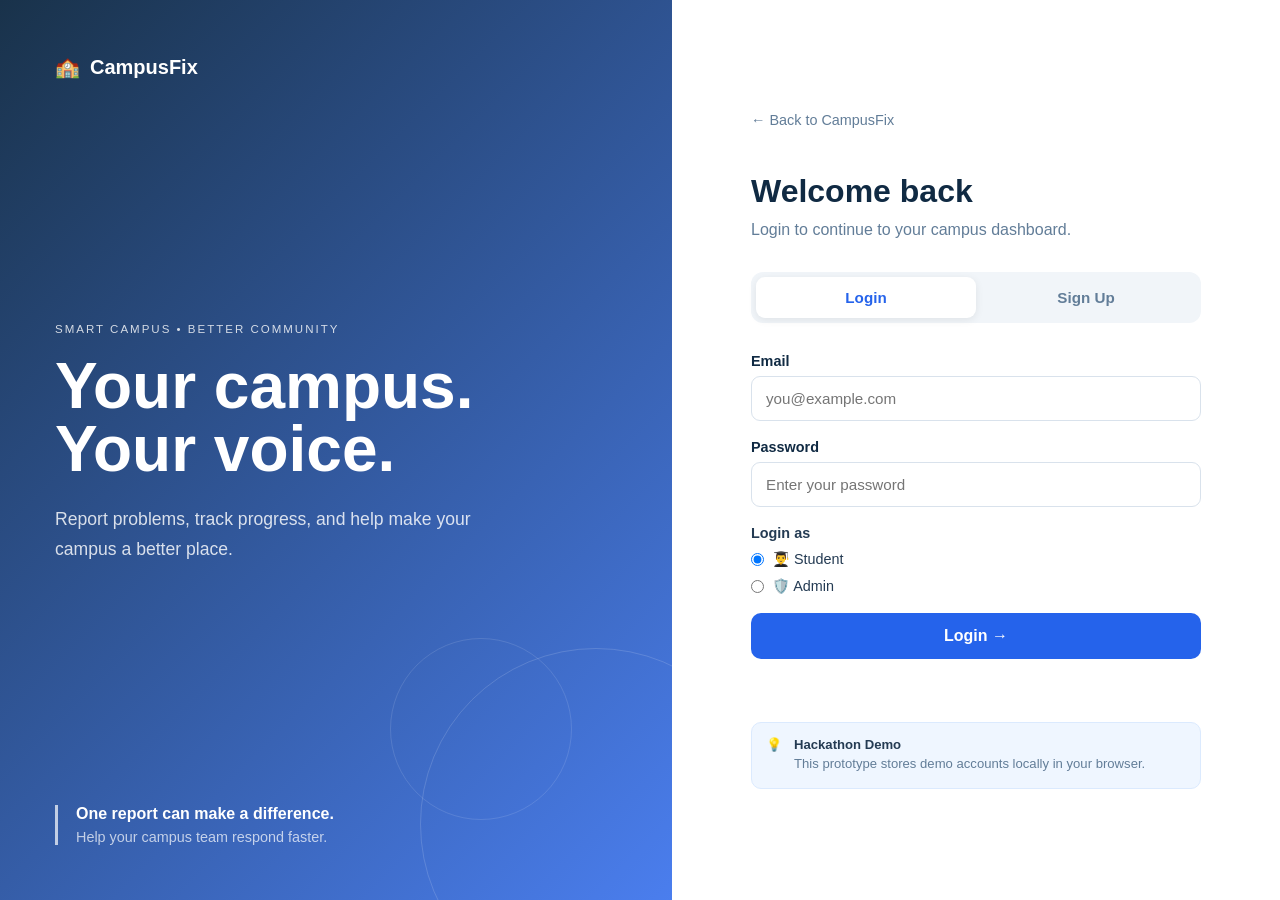
<file: index.html>
<!DOCTYPE html>
<html lang="en">

<head>
    <meta charset="UTF-8">
    <meta name="viewport" content="width=device-width, initial-scale=1.0">
    <title>CampusFix | Campus Issue Reporting</title>
    <link rel="preconnect" href="https://fonts.googleapis.com">
    <link rel="preconnect" href="https://fonts.gstatic.com" crossorigin>
    <link href="https://fonts.googleapis.com/css2?family=Inter:wght@400;500;600;700&display=swap" rel="stylesheet">
    <link rel="preconnect" href="https://fonts.googleapis.com">
    <link rel="preconnect" href="https://fonts.gstatic.com" crossorigin>
    <link
        href="https://fonts.googleapis.com/css2?family=Plus+Jakarta+Sans:wght@300;400;500;600;700;800&family=Outfit:wght@300;400;500;600;700;800&display=swap"
        rel="stylesheet">
    <link rel="stylesheet" href="styles.css">
</head>

<body>

    <!-- Navigation -->
    <header class="navbar">
        <div class="logo">
            🏫 CampusFix
        </div>

        <nav>
            <a href="#dashboard">Dashboard</a>
            <a href="#report" id="reportNav">Report Issue</a>

            <span class="user-welcome" id="userWelcome"></span>

            <button id="logoutBtn" class="logout-btn">
                Logout
            </button>
        </nav>
    </header>

    <!-- Hero Section -->
    <section class="hero">

        <div class="hero-content">

            <span class="hero-eyebrow">CAMPUS ISSUE MANAGEMENT</span>

            <h1>
                Make Your<br>
                Campus <span>Better.</span>
            </h1>

            <p>
                Report campus problems, track their progress,
                and help create a better environment for everyone.
            </p>

            <div class="hero-actions">
                <a href="#report" class="primary-btn">
                    Report an Issue
                </a>

                <a href="#dashboard" class="hero-secondary-btn">
                    Explore Campus →
                </a>
            </div>

        </div>


        <!-- Campus Visual -->

        <div class="campus-visual">

            <div class="campus-glow"></div>

            <!-- Floating issue cards -->

            <div class="floating-card floating-card-one">
                <span class="floating-icon">💧</span>
                <div>
                    <strong>Water Leakage</strong>
                    <small>In Progress</small>
                </div>
            </div>

            <div class="floating-card floating-card-two">
                <span class="floating-icon">📶</span>
                <div>
                    <strong>WiFi Issue</strong>
                    <small>Pending</small>
                </div>
            </div>


            <!-- Campus Building -->

            <div class="campus-ground">

                <div class="campus-building">

                    <div class="building-roof"></div>

                    <div class="building-main">

                        <div class="building-sign">
                            CAMPUS
                        </div>

                        <div class="building-windows">
                            <span></span>
                            <span></span>
                            <span></span>
                            <span></span>
                            <span></span>
                            <span></span>
                            <span></span>
                            <span></span>
                            <span></span>
                            <span></span>
                            <span></span>
                            <span></span>
                        </div>

                        <div class="building-door"></div>

                    </div>

                </div>


                <!-- Trees -->

                <div class="tree tree-one">
                    <div class="tree-top"></div>
                    <div class="tree-trunk"></div>
                </div>

                <div class="tree tree-two">
                    <div class="tree-top"></div>
                    <div class="tree-trunk"></div>
                </div>


                <!-- Issue markers -->

                <div class="issue-marker marker-one">
                    <span>!</span>
                </div>

                <div class="issue-marker marker-two">
                    <span>✓</span>
                </div>

            </div>

        </div>

    </section>

    <!-- Dashboard -->
    <section id="dashboard" class="dashboard section">

        <div class="section-heading">
            <h2>Campus Overview</h2>
            <p>Track reported issues across your campus.</p>
        </div>

        <div class="stats">

            <div class="stat-card">
                <span class="stat-icon">📋</span>
                <h3 id="totalIssues">0</h3>
                <p>Total Issues</p>
            </div>

            <div class="stat-card">
                <span class="stat-icon">⏳</span>
                <h3 id="pendingIssues">0</h3>
                <p>Pending</p>
            </div>

            <div class="stat-card">
                <span class="stat-icon">🔧</span>
                <h3 id="progressIssues">0</h3>
                <p>In Progress</p>
            </div>

            <div class="stat-card">
                <span class="stat-icon">✅</span>
                <h3 id="resolvedIssues">0</h3>
                <p>Resolved</p>
            </div>

        </div>
        <!-- Campus Health -->
        <section class="campus-health">

            <div class="health-header">
                <div>
                    <span class="health-label">CAMPUS HEALTH</span>
                    <h3>Resolution Rate</h3>
                    <p>How effectively reported issues are being resolved.</p>
                </div>

                <div class="health-percentage">
                    <span id="resolutionRate">0%</span>
                </div>
            </div>

            <div class="health-progress">
                <div id="healthProgressBar" class="health-progress-fill"></div>
            </div>

            <div class="health-footer">
                <span id="healthMessage">No issues resolved yet.</span>
                <span id="healthCount">0 of 0 resolved</span>
            </div>

        </section>

        <!-- Campus Insights -->
    </section>
    <!-- Campus Insights -->
    <section class="insights section">

        <div class="section-heading">
            <h2>Where Campus Needs Attention</h2>
            <p>See which areas are generating the most reports.</p>
        </div>

        <div id="categoryInsights" class="category-insights">
            <!-- Insights will be generated using JavaScript -->
        </div>

    </section>
    <!-- Recent Campus Activity -->
    <section class="activity section">

        <div class="section-heading">
            <h2>Recent Campus Activity</h2>
            <p>Stay updated with the latest reported issues.</p>
        </div>

        <div id="activityList" class="activity-list">
            <!-- Activity will be generated using JavaScript -->
        </div>

    </section>
    <!-- Report Issue -->
    <section id="report" class="report section">

        <div class="section-heading">
            <h2>Report a Campus Issue</h2>
            <p>Tell us about a problem that needs attention.</p>
        </div>

        <form id="issueForm">

            <div class="form-group">
                <label for="issueTitle">Issue Title</label>
                <input type="text" id="issueTitle" placeholder="Example: Broken classroom fan" required>
            </div>

            <div class="form-row">

                <div class="form-group">
                    <label for="category">Category</label>

                    <select id="category" required>
                        <option value="">Select category</option>
                        <option value="Infrastructure">Infrastructure</option>
                        <option value="Electrical">Electrical</option>
                        <option value="Water">Water</option>
                        <option value="Cleanliness">Cleanliness</option>
                        <option value="Internet">Internet</option>
                        <option value="Other">Other</option>
                    </select>
                </div>

                <div class="form-group">
                    <label for="location">Location</label>

                    <input type="text" id="location" placeholder="Example: Block A - Room 203" required>
                </div>

            </div>

            <div class="form-group">
                <label for="priority">Priority</label>

                <select id="priority" required>
                    <option value="">Select priority</option>
                    <option value="Low">Low</option>
                    <option value="Medium">Medium</option>
                    <option value="High">High</option>
                </select>
                <div id="prioritySuggestion" class="suggestion-text"></div>
            </div>

            <div class="form-group">
                <label for="description">Description</label>

                <textarea id="description" rows="5" placeholder="Describe the problem..." required></textarea>
            </div>

            <button type="submit" class="primary-btn">
                Submit Issue
            </button>

        </form>

    </section>

    <!-- Issues -->
    <section class="issues section">

        <div class="section-heading">
            <h2 id="issuesHeading">Reported Issues</h2>
            <p id="issuesSubtitle">
                View and track campus problems.
            </p>
        </div>

        <div class="issue-controls">

            <input type="text" id="searchInput" placeholder="🔎 Search issues...">

            <select id="statusFilter">
                <option value="All">All Status</option>
                <option value="Pending">Pending</option>
                <option value="In Progress">In Progress</option>
                <option value="Resolved">Resolved</option>
            </select>

        </div>

        <div id="issueList" class="issue-list">
            <!-- Issues will be added using JavaScript -->
        </div>

    </section>

    <footer>
        <p>© 2026 CampusFix — Building a Better Campus Together</p>
    </footer>

    <script src="script.js"></script>

</body>

</html>
</file>
<file: styles.css>
```css
/* =========================================================
   CAMPUSFIX — CAMPUS OPERATIONS DESIGN
   Visual redesign only.
   Existing HTML IDs/classes and JavaScript are preserved.
   ========================================================= */

:root {
    --font-heading: "Segoe UI", Arial, sans-serif;
    --font-body: "Segoe UI", Arial, sans-serif;

    /* Campus palette */
    --primary: #174a5b;
    --primary-hover: #0f3947;
    --primary-light: #e8f2f1;

    --accent: #c88a32;
    --accent-light: #f7eddc;

    --campus-green: #3f7055;
    --campus-green-light: #eaf2ec;

    --bg-base: #f5f3ee;
    --bg-surface: #ffffff;
    --bg-surface-hover: #f8faf9;

    --border-color: #d9ddd8;
    --border-strong: #c5cbc5;

    --text-primary: #17221f;
    --text-secondary: #596560;
    --text-muted: #7b8580;

    /* Status */
    --status-pending: #b7791f;
    --status-pending-bg: #fff5dc;

    --status-progress: #286a8a;
    --status-progress-bg: #e7f2f7;

    --status-resolved: #397052;
    --status-resolved-bg: #e7f1ea;

    /* Priority */
    --priority-low: #68746f;
    --priority-low-bg: #eef1ef;

    --priority-medium: #b56b1f;
    --priority-medium-bg: #fff1df;

    --priority-high: #b33b32;
    --priority-high-bg: #fae9e7;

    /* UI */
    --radius-sm: 6px;
    --radius-md: 10px;
    --radius-lg: 14px;

    --shadow-sm: 0 1px 2px rgba(23, 34, 31, 0.05);
    --shadow-md: 0 5px 18px rgba(23, 34, 31, 0.07);
    --shadow-lg: 0 12px 32px rgba(23, 34, 31, 0.09);

    --transition-fast: 0.15s ease;
    --transition-normal: 0.25s ease;
}

/* =========================================================
   RESET
   ========================================================= */

* {
    margin: 0;
    padding: 0;
    box-sizing: border-box;
}

html {
    scroll-behavior: smooth;
    font-size: 16px;
}

body {
    background:
        linear-gradient(rgba(245, 243, 238, 0.96), rgba(245, 243, 238, 0.96)),
        repeating-linear-gradient(0deg,
            transparent,
            transparent 28px,
            rgba(23, 34, 31, 0.025) 29px);
    color: var(--text-primary);
    font-family: var(--font-body);
    line-height: 1.6;
    overflow-x: hidden;
}

a {
    color: inherit;
    text-decoration: none;
    transition: var(--transition-fast);
}

button,
input,
select,
textarea {
    font: inherit;
}

button {
    font-family: inherit;
}

/* =========================================================
   TYPOGRAPHY
   ========================================================= */

h1,
h2,
h3,
h4,
h5,
h6 {
    font-family: var(--font-heading);
    line-height: 1.2;
    letter-spacing: -0.025em;
}

h1 {
    font-size: clamp(2.7rem, 6vw, 5rem);
}

h2 {
    font-size: clamp(1.8rem, 3vw, 2.5rem);
}

p {
    color: var(--text-secondary);
}

/* =========================================================
   NAVIGATION
   ========================================================= */

.navbar {
    position: sticky;
    top: 0;
    z-index: 100;

    display: flex;
    align-items: center;
    justify-content: space-between;

    padding: 1rem clamp(1rem, 5vw, 5rem);

    background: rgba(255, 255, 255, 0.96);
    border-bottom: 1px solid var(--border-color);

    box-shadow: 0 1px 4px rgba(23, 34, 31, 0.04);
}

.logo {
    display: flex;
    align-items: center;
    gap: 0.55rem;

    color: var(--primary);

    font-family: var(--font-heading);
    font-size: 1.35rem;
    font-weight: 800;
    letter-spacing: -0.02em;
}

.navbar nav {
    display: flex;
    align-items: center;
    gap: 0.4rem;
}

.navbar nav a {
    padding: 0.55rem 0.9rem;

    color: var(--text-secondary);
    font-size: 0.9rem;
    font-weight: 600;

    border-radius: var(--radius-sm);
}

.navbar nav a:hover {
    color: var(--primary);
    background: var(--primary-light);
}

/* =========================================================
   HERO
   ========================================================= */

.hero {
    position: relative;

    min-height: 52vh;
    padding: 4rem clamp(1.25rem, 7vw, 7rem);

    display: flex;
    align-items: center;

    overflow: hidden;

    background:
        linear-gradient(110deg,
            #e9f1ee 0%,
            #f5f3ee 55%,
            #f1e8d8 100%);

    border-bottom: 1px solid var(--border-color);
}

/* Campus skyline / map-like decorative shape */
.hero::after {
    content: "";

    position: absolute;
    right: -80px;
    bottom: -80px;

    width: 430px;
    height: 300px;

    background:
        linear-gradient(90deg,
            transparent 10%,
            rgba(23, 74, 91, 0.08) 10%,
            rgba(23, 74, 91, 0.08) 12%,
            transparent 12%,
            transparent 28%,
            rgba(63, 112, 85, 0.10) 28%,
            rgba(63, 112, 85, 0.10) 42%,
            transparent 42%);

    border-radius: 48% 0 0 0;

    transform: rotate(-7deg);
}

.hero-content {
    position: relative;
    z-index: 2;

    max-width: 760px;
}

.hero-content h1 {
    max-width: 700px;
    color: var(--primary);
    margin-bottom: 1.25rem;
}

.hero-content h1::after {
    content: "";

    display: block;

    width: 72px;
    height: 4px;

    margin-top: 1.2rem;

    background: var(--accent);
}

.hero-content p {
    max-width: 650px;
    margin-bottom: 2rem;

    font-size: 1.1rem;
    line-height: 1.8;
}

.primary-btn {
    display: inline-flex;
    align-items: center;
    justify-content: center;
    gap: 0.5rem;

    padding: 0.9rem 1.5rem;

    color: #ffffff;
    background: #174a5b;

    border: 1px solid #174a5b;
    border-radius: 7px;

    font-family: "Segoe UI", Arial, sans-serif;
    font-size: 0.95rem;
    font-weight: 700;

    cursor: pointer;

    box-shadow: 0 4px 12px rgba(23, 74, 91, 0.18);

    transition:
        background 0.2s ease,
        transform 0.2s ease,
        box-shadow 0.2s ease;
}

.primary-btn:hover {
    color: #ffffff;
    background: #0f3947;
    border-color: #0f3947;

    transform: translateY(-2px);

    box-shadow: 0 6px 16px rgba(23, 74, 91, 0.22);
}

.primary-btn:active {
    color: #ffffff;
    transform: translateY(0);
}



/* =========================================================
   SECTIONS
   ========================================================= */

.section {
    width: min(1180px, calc(100% - 2rem));
    margin: 0 auto;
    padding: 5rem 0;
}

.section-heading {
    margin-bottom: 2rem;
}

.section-heading h2 {
    color: var(--primary);
    margin-bottom: 0.45rem;
}

.section-heading p {
    max-width: 680px;
}

/* =========================================================
   DASHBOARD
   ========================================================= */

.dashboard {
    padding-top: 4.5rem;
}

.stats {
    display: grid;
    grid-template-columns: repeat(4, 1fr);

    border-top: 1px solid var(--border-strong);
    border-bottom: 1px solid var(--border-strong);

    background: var(--bg-surface);
}

.stat-card {
    position: relative;

    padding: 1.8rem 1.5rem;

    background: var(--bg-surface);

    border-right: 1px solid var(--border-color);

    transition: background var(--transition-fast);
}

.stat-card:last-child {
    border-right: none;
}

.stat-card:hover {
    background: var(--bg-surface-hover);
}

.stat-icon {
    display: block;

    width: auto;
    height: auto;

    margin-bottom: 0.75rem;

    background: transparent;

    font-size: 1.4rem;
}

.stat-card h3 {
    margin-bottom: 0.2rem;

    color: var(--primary);

    font-size: 2.3rem;
    font-weight: 800;
}

.stat-card p {
    color: var(--text-muted);

    font-size: 0.78rem;
    font-weight: 700;

    text-transform: uppercase;
    letter-spacing: 0.08em;
}

/* =========================================================
   REPORT FORM
   ========================================================= */

.report {
    background: transparent;
}

#issueForm {
    max-width: 850px;

    margin: 0;

    padding: clamp(1.5rem, 4vw, 2.5rem);

    background: var(--bg-surface);

    border: 1px solid var(--border-color);
    border-top: 4px solid var(--primary);

    border-radius: var(--radius-md);

    box-shadow: var(--shadow-md);

    display: flex;
    flex-direction: column;
    gap: 1.35rem;
}

.form-group {
    display: flex;
    flex-direction: column;
    gap: 0.45rem;
}

.form-row {
    display: grid;
    grid-template-columns: 1fr 1fr;
    gap: 1.25rem;
}

label {
    color: var(--text-primary);

    font-size: 0.85rem;
    font-weight: 700;
}

input[type="text"],
select,
textarea {
    width: 100%;

    padding: 0.85rem 1rem;

    color: var(--text-primary);
    background: #fbfcfa;

    border: 1px solid var(--border-color);
    border-radius: var(--radius-sm);

    font-size: 0.95rem;

    transition:
        border-color var(--transition-fast),
        box-shadow var(--transition-fast),
        background var(--transition-fast);
}

input[type="text"]:hover,
select:hover,
textarea:hover {
    border-color: var(--border-strong);
}

input[type="text"]:focus,
select:focus,
textarea:focus {
    outline: none;

    border-color: var(--primary);

    background: #ffffff;

    box-shadow: 0 0 0 3px rgba(23, 74, 91, 0.10);
}

input[type="text"]::placeholder,
textarea::placeholder {
    color: #9aa39e;
}

textarea {
    min-height: 130px;
    resize: vertical;
}

select {
    cursor: pointer;
}

/* =========================================================
   SMART PRIORITY
   ========================================================= */

.suggestion-text {
    display: none;

    margin-top: 0.35rem;
    padding: 0.65rem 0.8rem;

    color: var(--text-secondary);

    background: var(--primary-light);

    border-left: 3px solid var(--primary);
    border-radius: 3px;

    font-size: 0.82rem;
}

.suggestion-text.active {
    display: block;
}

.suggestion-text .suggestion-link {
    margin-left: 0.25rem;

    color: var(--primary);

    text-decoration: underline;
    cursor: pointer;
    font-weight: 700;
}

.suggestion-text.high {
    background: var(--priority-high-bg);
    border-left-color: var(--priority-high);
}

.suggestion-text.high .suggestion-link {
    color: var(--priority-high);
}

.suggestion-text.medium {
    background: var(--priority-medium-bg);
    border-left-color: var(--priority-medium);
}

.suggestion-text.medium .suggestion-link {
    color: var(--priority-medium);
}

.suggestion-text.low {
    background: var(--priority-low-bg);
    border-left-color: var(--priority-low);
}

.suggestion-text.low .suggestion-link {
    color: var(--priority-low);
}

/* =========================================================
   CAMPUS INSIGHTS
   ========================================================= */

.insights {
    padding-top: 1rem;
}

.category-insights {
    max-width: 900px;

    padding: 1.75rem;

    background: var(--bg-surface);

    border: 1px solid var(--border-color);
    border-radius: var(--radius-md);

    box-shadow: var(--shadow-sm);

    display: flex;
    flex-direction: column;
    gap: 1.15rem;
}

.insight-row {
    width: 100%;
}

.insight-label {
    display: flex;
    justify-content: space-between;
    align-items: center;

    margin-bottom: 0.4rem;

    color: var(--text-primary);

    font-size: 0.9rem;
    font-weight: 600;
}

.insight-label strong {
    color: var(--primary);
}

.insight-bar {
    width: 100%;
    height: 9px;

    background: #d5dcd8;

    border-radius: 3px;
    overflow: hidden;
}

.insight-fill {
    height: 100%;

    background: #3f7055;

    border-radius: 3px;

    transition: width 0.5s ease;
}



/* =========================================================
   ISSUE CONTROLS
   ========================================================= */

.issue-controls {
    display: flex;
    gap: 1rem;

    align-items: center;
    justify-content: space-between;

    margin-bottom: 1.75rem;
    padding-bottom: 1rem;

    border-bottom: 1px solid var(--border-color);
}

#searchInput {
    max-width: 480px;
}

#statusFilter {
    max-width: 210px;
}

/* =========================================================
   ISSUE LIST
   ========================================================= */

.issue-list {
    display: grid;
    grid-template-columns: repeat(2, minmax(0, 1fr));
    gap: 1rem;
}

.issue-card {
    position: relative;

    display: flex;
    flex-direction: column;
    gap: 1rem;

    padding: 1.35rem;

    background: var(--bg-surface);

    border: 1px solid var(--border-color);
    border-left: 4px solid var(--border-strong);

    border-radius: var(--radius-md);

    box-shadow: var(--shadow-sm);

    transition:
        border-color var(--transition-fast),
        box-shadow var(--transition-fast),
        transform var(--transition-fast);

    animation: fadeInUp 0.25s ease-out;
}

.issue-card:hover {
    transform: translateY(-2px);

    border-color: var(--border-strong);

    box-shadow: var(--shadow-md);
}

.issue-card.priority-high {
    border-left-color: var(--priority-high);
}

.issue-card.priority-medium {
    border-left-color: var(--priority-medium);
}

.issue-card.priority-low {
    border-left-color: var(--priority-low);
}

.issue-card-header {
    display: flex;
    flex-direction: column;
    gap: 0.75rem;
}

.issue-card-header h4 {
    color: var(--text-primary);
    font-size: 1.05rem;
}

.badge-group {
    display: flex;
    flex-wrap: wrap;
    gap: 0.4rem;
}

.badge {
    display: inline-flex;
    align-items: center;

    padding: 0.25rem 0.55rem;

    border-radius: 4px;

    font-size: 0.7rem;
    font-weight: 700;

    letter-spacing: 0.02em;
}

.badge.category {
    color: var(--primary);
    background: var(--primary-light);
}

.badge.priority-high {
    color: var(--priority-high);
    background: var(--priority-high-bg);
}

.badge.priority-medium {
    color: var(--priority-medium);
    background: var(--priority-medium-bg);
}

.badge.priority-low {
    color: var(--priority-low);
    background: var(--priority-low-bg);
}

.badge.status-pending {
    color: var(--status-pending);
    background: var(--status-pending-bg);
}

.badge.status-in-progress {
    color: var(--status-progress);
    background: var(--status-progress-bg);
}

.badge.status-resolved {
    color: var(--status-resolved);
    background: var(--status-resolved-bg);
}

.issue-desc {
    flex-grow: 1;

    color: var(--text-secondary);

    font-size: 0.9rem;
    line-height: 1.6;
}

.issue-meta {
    display: flex;
    flex-direction: column;
    gap: 0.45rem;

    padding-top: 0.85rem;

    border-top: 1px solid #e6e9e6;

    color: var(--text-muted);

    font-size: 0.78rem;
}

.issue-meta-item {
    display: flex;
    align-items: center;
    gap: 0.45rem;
}

.issue-meta-item span {
    font-size: 0.9rem;
}

.issue-actions {
    display: flex;
    justify-content: flex-end;
    gap: 0.5rem;

    margin-top: 0.1rem;
}

.status-btn,
.delete-btn {
    padding: 0.45rem 0.7rem;

    border-radius: 4px;

    font-size: 0.75rem;
    font-weight: 700;

    cursor: pointer;

    transition:
        background var(--transition-fast),
        color var(--transition-fast),
        border-color var(--transition-fast);
}

.status-btn {
    color: var(--primary);
    background: var(--primary-light);

    border: 1px solid #cfe0df;
}

.status-btn:hover {
    color: #ffffff;
    background: var(--primary);
    border-color: var(--primary);
}

.delete-btn {
    color: var(--priority-high);
    background: transparent;

    border: 1px solid #e6c9c6;
}

.delete-btn:hover {
    color: #ffffff;
    background: #373737;
    border-color: var(--priority-high);
}

/* =========================================================
   EMPTY STATE
   ========================================================= */

.empty-state {
    grid-column: 1 / -1;

    padding: 4rem 2rem;

    text-align: center;

    background: var(--bg-surface);

    border: 1px dashed var(--border-strong);
    border-radius: var(--radius-md);

    color: var(--text-secondary);
}

.empty-state-icon {
    margin-bottom: 0.75rem;
    font-size: 2.5rem;
}

.empty-state h3 {
    margin-bottom: 0.35rem;
    color: var(--text-primary);
}

/* =========================================================
   FOOTER
   ========================================================= */

footer {
    margin-top: 3rem;
    padding: 2.5rem 1.5rem;

    color: var(--text-muted);
    background: #e9ece8;

    border-top: 1px solid var(--border-color);

    text-align: center;
    font-size: 0.82rem;
}

/* =========================================================
   ANIMATIONS
   ========================================================= */

@keyframes fadeInUp {
    from {
        opacity: 0;
        transform: translateY(8px);
    }

    to {
        opacity: 1;
        transform: translateY(0);
    }
}

/* =========================================================
   RESPONSIVE
   ========================================================= */

@media (max-width: 900px) {
    .stats {
        grid-template-columns: repeat(2, 1fr);
    }

    .stat-card:nth-child(2) {
        border-right: none;
    }

    .stat-card:nth-child(-n + 2) {
        border-bottom: 1px solid var(--border-color);
    }

    .issue-list {
        grid-template-columns: 1fr;
    }
}

@media (max-width: 640px) {
    .navbar {
        padding: 0.9rem 1rem;
    }

    .navbar nav {
        gap: 0.1rem;
    }

    .navbar nav a {
        padding: 0.45rem 0.55rem;
        font-size: 0.78rem;
    }

    .hero {
        min-height: 62vh;
        padding: 4rem 1.25rem;
    }

    .hero-content p {
        font-size: 1rem;
    }

    .section {
        width: min(100% - 1.5rem, 1180px);
        padding: 3.5rem 0;
    }

    .stats {
        grid-template-columns: 1fr 1fr;
    }

    .stat-card {
        padding: 1.25rem 1rem;
    }

    .stat-card h3 {
        font-size: 1.9rem;
    }

    .form-row {
        grid-template-columns: 1fr;
    }

    #issueForm {
        padding: 1.25rem;
    }

    .issue-controls {
        flex-direction: column;
        align-items: stretch;
    }

    #searchInput,
    #statusFilter {
        max-width: none;
    }

    .issue-actions {
        justify-content: stretch;
    }

    .status-btn,
    .delete-btn {
        flex: 1;
    }
}

@media (max-width: 420px) {
    .navbar nav a:first-child {
        display: none;
    }

    .stats {
        grid-template-columns: 1fr;
    }

    .stat-card {
        border-right: none;
        border-bottom: 1px solid var(--border-color);
    }

    .stat-card:last-child {
        border-bottom: none;
    }

    .hero {
        min-height: 68vh;
    }

    .hero-content h1 {
        font-size: 2.5rem;
    }

    .badge-group {
        gap: 0.3rem;
    }

    .issue-card {
        padding: 1.1rem;
    }
}

/* Respect reduced-motion preferences */
@media (prefers-reduced-motion: reduce) {

    *,
    *::before,
    *::after {
        scroll-behavior: auto !important;
        animation-duration: 0.01ms !important;
        transition-duration: 0.01ms !important;
    }
}

```
/* =========================================================
   INTERACTIVE CAMPUS EFFECTS
   ========================================================= */

/* Issue cards feel slightly lifted */
.issue-card {
    transform-style: preserve-3d;
    transition:
        transform 0.25s ease,
        box-shadow 0.25s ease,
        border-color 0.25s ease;
}

.issue-card:hover {
    transform: translateY(-5px) rotateX(1deg) rotateY(-1deg);
    border-color: #174a5b;
    box-shadow:
        0 10px 24px rgba(23, 74, 91, 0.12),
        4px 0 0 rgba(200, 138, 50, 0.25);
}

/* High priority gets a stronger visual identity */
.issue-card.priority-high:hover {
    border-color: #b33b32;
    box-shadow:
        0 10px 24px rgba(179, 59, 50, 0.12),
        4px 0 0 rgba(179, 59, 50, 0.25);
}

/* Medium priority */
.issue-card.priority-medium:hover {
    border-color: #b56b1f;
    box-shadow:
        0 10px 24px rgba(181, 107, 31, 0.12),
        4px 0 0 rgba(181, 107, 31, 0.25);
}

/* =========================================================
   STAT CARDS
   ========================================================= */

.stat-card {
    overflow: hidden;
}

.stat-card::after {
    content: "";

    position: absolute;

    left: 0;
    bottom: 0;

    width: 0;
    height: 3px;

    background: #c88a32;

    transition: width 0.3s ease;
}

.stat-card:hover::after {
    width: 100%;
}

.stat-card:hover .stat-icon {
    transform: translateY(-3px) rotate(-5deg);
}

.stat-icon {
    display: inline-block;

    transition: transform 0.25s ease;
}

/* =========================================================
   HERO BUTTON
   ========================================================= */

.primary-btn {
    position: relative;
    overflow: hidden;
}

.primary-btn::before {
    content: "";

    position: absolute;

    top: 0;
    left: -120%;

    width: 70%;
    height: 100%;

    background: rgba(255, 255, 255, 0.12);

    transform: skewX(-20deg);

    transition: left 0.45s ease;
}

.primary-btn:hover::before {
    left: 140%;
}

/* =========================================================
   FORM INPUT EFFECT
   ========================================================= */

input[type="text"],
select,
textarea {
    transition:
        border-color 0.2s ease,
        box-shadow 0.2s ease,
        transform 0.2s ease;
}

input[type="text"]:focus,
select:focus,
textarea:focus {
    transform: translateY(-1px);

    border-color: #174a5b;

    box-shadow:
        0 0 0 3px rgba(23, 74, 91, 0.08),
        0 4px 10px rgba(23, 74, 91, 0.05);
}

/* =========================================================
   INSIGHT BARS
   ========================================================= */

.insight-row {
    transition: transform 0.2s ease;
}

.insight-row:hover {
    transform: translateX(5px);
}

.insight-row:hover .insight-fill {
    background: #c88a32;
}

.insight-fill {
    position: relative;
    overflow: hidden;
}

.insight-fill::after {
    content: "";

    position: absolute;

    top: 0;
    left: -100%;

    width: 60%;
    height: 100%;

    background: rgba(255, 255, 255, 0.25);

    transform: skewX(-20deg);

    animation: insightShine 3s infinite;
}

@keyframes insightShine {
    0% {
        left: -100%;
    }

    45%,
    100% {
        left: 140%;
    }
}

/* =========================================================
   NAVIGATION HOVER
   ========================================================= */

.navbar nav a {
    position: relative;
}

.navbar nav a::after {
    content: "";

    position: absolute;

    left: 50%;
    bottom: 3px;

    width: 0;
    height: 2px;

    background: #c88a32;

    transform: translateX(-50%);

    transition: width 0.2s ease;
}

.navbar nav a:hover::after {
    width: 55%;
}

/* =========================================================
   REDUCED MOTION
   ========================================================= */

@media (prefers-reduced-motion: reduce) {

    .issue-card:hover,
    .insight-row:hover,
    input[type="text"]:focus,
    select:focus,
    textarea:focus {
        transform: none;
    }

    .insight-fill::after {
        animation: none;
    }
}

/* =========================================================
   READABILITY IMPROVEMENTS
   ========================================================= */

/* Navigation */
.navbar nav a {
    font-size: 0.95rem;
}

/* Section descriptions */
.section-heading p {
    font-size: 1rem;
}

/* Dashboard labels */
.stat-card p {
    font-size: 0.85rem;
}

/* Form labels */
label {
    font-size: 0.95rem;
}

/* Inputs, selects and textarea */
input[type="text"],
select,
textarea {
    font-size: 1rem;
}

/* Placeholder text */
input[type="text"]::placeholder,
textarea::placeholder {
    font-size: 0.95rem;
}

/* Smart priority recommendation */
.suggestion-text {
    font-size: 0.9rem;
}

/* Insight category names and numbers */
.insight-label {
    font-size: 0.95rem;
}

/* Reported issue description */
.issue-desc {
    font-size: 0.95rem;
}

/* Issue metadata */
.issue-meta {
    font-size: 0.85rem;
}

/* Badges */
.badge {
    font-size: 0.75rem;
}

/* Buttons */
.status-btn,
.delete-btn {
    font-size: 0.82rem;
}

/* Empty state */
.empty-state {
    font-size: 0.95rem;
}

/* Footer */
footer {
    font-size: 0.9rem;
}

/* Report Issue form typography */


#issueForm {
    font-family: "Inter", "Segoe UI", Arial, sans-serif;
}

#issueForm label {
    font-family: "Inter", "Segoe UI", Arial, sans-serif;
    font-weight: 600;
}

#issueForm input,
#issueForm select,
#issueForm textarea {
    font-family: "Inter", "Segoe UI", Arial, sans-serif;
}

#issueForm .primary-btn {
    color: #ffffff !important;
    background: #174a5b !important;
    border-color: #174a5b !important;
}

#issueForm .primary-btn:hover {
    color: #ffffff !important;
    background: #0f3947 !important;
}

/* =========================================================
   CAMPUS HEALTH
   ========================================================= */

.campus-health {
    margin-top: 2rem;
    padding: 1.8rem 2rem;

    background: #f8f8f5;

    border: 1px solid #d9dfdb;
    border-radius: 12px;

    box-shadow: 0 5px 16px rgba(23, 74, 91, 0.06);

    transition:
        transform 0.25s ease,
        box-shadow 0.25s ease,
        border-color 0.25s ease;
}

.campus-health:hover {
    transform: translateY(-3px);

    border-color: #174a5b;

    box-shadow: 0 10px 24px rgba(23, 74, 91, 0.10);
}

.health-header {
    display: flex;
    align-items: center;
    justify-content: space-between;

    gap: 2rem;
}

.health-label {
    display: inline-block;

    margin-bottom: 0.35rem;

    color: #c88a32;

    font-size: 0.72rem;
    font-weight: 800;

    letter-spacing: 0.12em;
}

.health-header h3 {
    margin: 0;

    color: #173f4d;

    font-size: 1.35rem;
}

.health-header p {
    margin: 0.35rem 0 0;

    color: #60706b;

    font-size: 0.9rem;
}

.health-percentage {
    flex-shrink: 0;

    width: 72px;
    height: 72px;

    display: flex;
    align-items: center;
    justify-content: center;

    border: 2px solid #c88a32;
    border-radius: 50%;

    background: #ffffff;
}

.health-percentage span {
    color: #174a5b;

    font-size: 1.2rem;
    font-weight: 800;
}

.health-progress {
    width: 100%;
    height: 9px;

    margin-top: 1.5rem;

    overflow: hidden;

    background: #dce2df;

    border-radius: 5px;
}

.health-progress-fill {
    width: 0;
    height: 100%;

    background: #3f7055;

    border-radius: 5px;

    transition: width 0.7s ease;
}

.health-footer {
    display: flex;
    justify-content: space-between;

    gap: 1rem;

    margin-top: 0.75rem;

    color: #66746f;

    font-size: 0.82rem;
}

#healthCount {
    font-weight: 700;
    color: #174a5b;
}


/* Mobile */
@media (max-width: 600px) {

    .campus-health {
        padding: 1.4rem;
    }

    .health-header {
        align-items: flex-start;
    }

    .health-header h3 {
        font-size: 1.15rem;
    }

    .health-header p {
        font-size: 0.85rem;
    }

    .health-percentage {
        width: 60px;
        height: 60px;
    }

    .health-percentage span {
        font-size: 1rem;
    }

    .health-footer {
        flex-direction: column;
        gap: 0.3rem;
    }
}

.stat-card:hover {
    transform: translateY(-4px);
}

.stat-card:hover h3 {
    color: #174a5b;
}

.stat-card:hover::after {
    width: 100%;
}

.issue-card {
    background: #ffffff;
    border: 1px solid #dfe5e1;
    border-radius: 10px;

    padding: 1.5rem;

    box-shadow: 0 4px 14px rgba(23, 74, 91, 0.05);

    transition:
        transform 0.25s ease,
        box-shadow 0.25s ease,
        border-color 0.25s ease;
}

.issue-card:hover {
    transform: translateY(-5px);

    border-color: #174a5b;

    box-shadow:
        0 10px 24px rgba(23, 74, 91, 0.12);
}

@media (max-width: 600px) {
    .stat-card h3 {
        font-size: 1.5rem;
    }

    .stat-card p {
        font-size: 0.78rem;
    }

    .issue-card h4 {
        font-size: 1rem;
    }

    .issue-desc {
        font-size: 0.9rem;
        line-height: 1.6;
    }

    .issue-meta {
        font-size: 0.8rem;
    }

    .badge {
        font-size: 0.7rem;
    }
}

/* =========================================================
   CAMPUS HERO
   ========================================================= */

.hero {
    position: relative;

    min-height: 610px;

    display: grid;
    grid-template-columns: 1fr 1fr;
    align-items: center;

    gap: 3rem;

    padding: 5rem 5%;

    overflow: hidden;

    background:
        linear-gradient(110deg,
            #eef5f1 0%,
            #f7f4ea 55%,
            #eee9da 100%);
}


/* subtle background shape */

.hero::before {
    content: "";

    position: absolute;

    width: 500px;
    height: 500px;

    right: -180px;
    top: -180px;

    border-radius: 50%;

    background: rgba(200, 138, 50, 0.08);
}


/* Hero text */

.hero-content {
    position: relative;
    z-index: 5;

    max-width: 650px;
}

.hero-eyebrow {
    display: inline-block;

    margin-bottom: 1.2rem;

    color: #c88a32;

    font-size: 0.75rem;
    font-weight: 800;

    letter-spacing: 0.16em;
}

.hero-content h1 {
    margin: 0;

    color: #102f3a;

    font-size: clamp(3.5rem, 6vw, 6.5rem);

    line-height: 0.92;

    letter-spacing: -0.045em;
}

.hero-content h1 span {
    color: #c88a32;
}

.hero-content p {
    max-width: 580px;

    margin: 2rem 0;

    color: #53645f;

    font-size: 1.05rem;

    line-height: 1.7;
}

.hero-actions {
    display: flex;
    align-items: center;

    gap: 1rem;

    flex-wrap: wrap;
}

.hero-secondary-btn {
    display: inline-flex;
    align-items: center;

    padding: 0.95rem 1.25rem;

    color: #174a5b;

    font-weight: 700;

    text-decoration: none;

    border: 1px solid #b8c7c1;
    border-radius: 6px;

    background: rgba(255, 255, 255, 0.45);

    transition:
        transform 0.25s ease,
        background 0.25s ease,
        border-color 0.25s ease;
}

.hero-secondary-btn:hover {
    transform: translateX(4px);

    background: #ffffff;

    border-color: #174a5b;
}


/* =========================================================
   CAMPUS VISUAL
   ========================================================= */

.campus-visual {
    position: relative;

    min-height: 470px;

    display: flex;
    align-items: center;
    justify-content: center;
}

.campus-glow {
    position: absolute;

    width: 390px;
    height: 390px;

    border-radius: 50%;

    background: rgba(255, 255, 255, 0.55);

    filter: blur(2px);
}


/* Ground */

.campus-ground {
    position: relative;

    width: 450px;
    height: 350px;

    border-bottom: 3px solid #55756a;

    border-radius: 50%;

    z-index: 2;
}


/* Building */

.campus-building {
    position: absolute;

    left: 50%;
    bottom: 22px;

    width: 270px;

    transform: translateX(-50%);

    transition: transform 0.35s ease;
}

.campus-building:hover {
    transform:
        translateX(-50%) translateY(-7px) rotate(-1deg);
}

.building-roof {
    width: 0;
    height: 0;

    margin: auto;

    border-left: 155px solid transparent;
    border-right: 155px solid transparent;
    border-bottom: 65px solid #174a5b;
}

.building-main {
    position: relative;

    width: 270px;
    height: 190px;

    padding-top: 22px;

    background: #e9dfc9;

    border: 3px solid #174a5b;

    border-top: none;

    box-shadow:
        8px 8px 0 rgba(23, 74, 91, 0.12);
}


/* Building sign */

.building-sign {
    width: 105px;

    margin: 0 auto 18px;

    padding: 7px 10px;

    text-align: center;

    color: #ffffff;

    font-size: 0.65rem;
    font-weight: 800;

    letter-spacing: 0.12em;

    background: #174a5b;

    border-radius: 3px;
}


/* Windows */

.building-windows {
    display: grid;

    grid-template-columns: repeat(4, 1fr);

    gap: 12px;

    padding: 0 25px;
}

.building-windows span {
    height: 32px;

    background: #91b6b2;

    border: 2px solid #174a5b;

    transition:
        background 0.25s ease,
        transform 0.25s ease;
}

.building-windows span:hover {
    transform: translateY(-3px);

    background: #c88a32;
}


/* Door */

.building-door {
    position: absolute;

    bottom: 0;
    left: 50%;

    width: 42px;
    height: 62px;

    transform: translateX(-50%);

    background: #174a5b;

    border: 3px solid #102f3a;

    border-bottom: none;
}


/* =========================================================
   TREES
   ========================================================= */

.tree {
    position: absolute;

    bottom: 22px;

    z-index: 3;
}

.tree-one {
    left: 25px;
}

.tree-two {
    right: 20px;
}

.tree-top {
    width: 65px;
    height: 65px;

    border-radius: 50%;

    background: #557b62;

    box-shadow:
        20px -18px 0 #66866d,
        -18px -8px 0 #6f8f73;
}

.tree-trunk {
    width: 13px;
    height: 50px;

    margin: -5px auto 0;

    background: #725b43;
}


/* =========================================================
   ISSUE MARKERS
   ========================================================= */

.issue-marker {
    position: absolute;

    width: 42px;
    height: 42px;

    display: flex;
    align-items: center;
    justify-content: center;

    border-radius: 50% 50% 50% 0;

    transform: rotate(-45deg);

    box-shadow:
        0 7px 15px rgba(0, 0, 0, 0.15);

    animation: markerFloat 3s ease-in-out infinite;
}

.issue-marker span {
    transform: rotate(45deg);

    color: white;

    font-weight: 800;
}

.marker-one {
    top: 65px;
    right: 70px;

    background: #c88a32;
}

.marker-two {
    top: 130px;
    left: 45px;

    background: #3f7055;

    animation-delay: 1s;
}

@keyframes markerFloat {

    0%,
    100% {
        margin-top: 0;
    }

    50% {
        margin-top: -8px;
    }
}


/* =========================================================
   FLOATING ISSUE CARDS
   ========================================================= */

.floating-card {
    position: absolute;

    z-index: 5;

    display: flex;
    align-items: center;

    gap: 0.65rem;

    padding: 0.8rem 1rem;

    background: rgba(255, 255, 255, 0.94);

    border: 1px solid #d8e0dc;

    border-radius: 8px;

    box-shadow:
        0 10px 25px rgba(23, 74, 91, 0.12);

    backdrop-filter: blur(8px);

    animation: cardFloat 4s ease-in-out infinite;
}

.floating-card strong {
    display: block;

    color: #173f4d;

    font-size: 0.75rem;
}

.floating-card small {
    display: block;

    margin-top: 3px;

    color: #71817b;

    font-size: 0.68rem;
}

.floating-icon {
    width: 34px;
    height: 34px;

    display: flex;
    align-items: center;
    justify-content: center;

    border-radius: 7px;

    background: #edf3ef;
}

.floating-card-one {
    top: 48px;
    left: 5px;
}

.floating-card-two {
    right: 0;
    bottom: 45px;

    animation-delay: 1.5s;
}

@keyframes cardFloat {

    0%,
    100% {
        transform: translateY(0);
    }

    50% {
        transform: translateY(-7px);
    }
}


/* =========================================================
   MOBILE
   ========================================================= */

@media (max-width: 850px) {

    .hero {
        grid-template-columns: 1fr;

        min-height: auto;

        padding: 4rem 6% 2rem;
    }

    .hero-content {
        text-align: center;
        margin: auto;
    }

    .hero-content p {
        margin-left: auto;
        margin-right: auto;
    }

    .hero-actions {
        justify-content: center;
    }

    .campus-visual {
        min-height: 400px;
    }
}


@media (max-width: 520px) {

    .hero {
        padding-top: 3rem;
    }

    .hero-content h1 {
        font-size: 3.2rem;
    }

    .hero-content p {
        font-size: 0.92rem;
    }

    .campus-visual {
        transform: scale(0.82);

        margin-top: -20px;
        margin-bottom: -35px;
    }

    .floating-card-one {
        left: -5px;
    }

    .floating-card-two {
        right: -5px;
    }
}

/* =========================================
   RECENT CAMPUS ACTIVITY
   ========================================= */

.activity {
    position: relative;
}

.activity-list {
    margin-top: 40px;
    display: flex;
    flex-direction: column;
    gap: 18px;
}

.activity-item {
    position: relative;
    display: grid;
    grid-template-columns: 52px 1fr auto;
    align-items: center;
    gap: 20px;

    padding: 22px 26px;

    background: rgba(255, 255, 255, 0.72);
    border: 1px solid rgba(20, 30, 40, 0.08);
    border-radius: 18px;

    box-shadow: 0 8px 25px rgba(0, 0, 0, 0.05);

    transition:
        transform 0.25s ease,
        box-shadow 0.25s ease,
        border-color 0.25s ease;
}

/* Slight movement when hovering */
.activity-item:hover {
    transform: translateX(8px);
    border-color: rgba(30, 80, 120, 0.25);
    box-shadow: 0 14px 30px rgba(0, 0, 0, 0.09);
}

/* Activity icon */
.activity-icon {
    width: 48px;
    height: 48px;

    display: flex;
    align-items: center;
    justify-content: center;

    border-radius: 50%;
    background: #f4f5f2;

    font-size: 21px;

    box-shadow:
        inset 0 0 0 1px rgba(0, 0, 0, 0.06),
        0 5px 12px rgba(0, 0, 0, 0.05);
}

/* Activity content */

.activity-content strong {
    display: block;

    font-size: 13px;
    font-weight: 700;

    letter-spacing: 0.04em;
    text-transform: uppercase;

    margin-bottom: 5px;

    opacity: 0.65;
}

.activity-content h4 {
    margin: 0 0 6px;

    font-size: 19px;
    font-weight: 650;

    letter-spacing: -0.01em;
}

.activity-content p {
    margin: 0;

    font-size: 14px;
    opacity: 0.62;
}

/* Date */

.activity-item time {
    font-size: 13px;
    font-weight: 600;

    opacity: 0.55;

    white-space: nowrap;
}

/* Small vertical timeline detail */

.activity-item::before {
    content: "";

    position: absolute;

    left: 49px;
    top: 0;
    bottom: -18px;

    width: 1px;

    background: rgba(0, 0, 0, 0.08);

    z-index: -1;
}

.activity-item:last-child::before {
    display: none;
}


/* Mobile */

@media (max-width: 700px) {

    .activity-item {
        grid-template-columns: 44px 1fr;
        gap: 14px;

        padding: 18px;
    }

    .activity-icon {
        width: 42px;
        height: 42px;
        font-size: 18px;
    }

    .activity-content h4 {
        font-size: 16px;
    }

    .activity-content p {
        font-size: 13px;
    }

    .activity-item time {
        grid-column: 2;
        font-size: 12px;
    }

    .activity-item::before {
        left: 39px;
    }
}

/* =========================================
   ISSUE STATUS VISIBILITY
   ========================================= */

.badge.status-pending {
    background: rgba(245, 158, 11, 0.14);
    color: #b45309;
    border: 1px solid rgba(245, 158, 11, 0.35);
}

.badge.status-in-progress {
    background: rgba(59, 130, 246, 0.14);
    color: #2563eb;
    border: 1px solid rgba(59, 130, 246, 0.35);
}

.badge.status-resolved {
    background: rgba(16, 185, 129, 0.14);
    color: #047857;
    border: 1px solid rgba(16, 185, 129, 0.35);
}

/* Make the status badge stand out */
.badge[class*="status-"] {
    font-weight: 700;
    letter-spacing: 0.02em;
}

/* Status action button */
.status-btn {
    border: 1px solid rgba(0, 0, 0, 0.12);
    background: white;
    color: #222;
    padding: 10px 15px;
    border-radius: 10px;
    font-size: 14px;
    font-weight: 600;
    cursor: pointer;

    transition:
        transform 0.2s ease,
        box-shadow 0.2s ease,
        background 0.2s ease;
}

.status-btn:hover {
    transform: translateY(-2px);
    box-shadow: 0 7px 18px rgba(0, 0, 0, 0.10);
    background: #373737;
}

.status-btn:active {
    transform: translateY(0);
}

/* =========================================
   MOBILE HERO RESPONSIVE FIX
   ========================================= */

@media (max-width: 768px) {

    html,
    body {
        width: 100%;
        max-width: 100%;
        overflow-x: hidden;
    }

    .hero {
        width: 100%;
        min-height: calc(100vh - 74px);
        height: auto;
        overflow: hidden;
        padding: 55px 20px 50px;
        box-sizing: border-box;
    }

    .hero-content {
        width: 100%;
        max-width: 100%;
        margin: 0 auto;
        text-align: center;
        box-sizing: border-box;
    }

    .hero h1 {
        font-size: clamp(3rem, 12vw, 4.5rem);
        line-height: 0.95;
        letter-spacing: -2px;
        max-width: 100%;
        overflow-wrap: break-word;
    }

    .hero p {
        width: 100%;
        max-width: 420px;
        margin: 28px auto;
        font-size: 1rem;
        line-height: 1.7;
        box-sizing: border-box;
    }

    .hero .primary-btn,
    .hero .secondary-btn {
        max-width: 100%;
        box-sizing: border-box;
    }

    .hero-actions {
        display: flex;
        flex-direction: column;
        align-items: center;
        gap: 14px;
        width: 100%;
    }

    .hero-actions a {
        width: min(100%, 300px);
        text-align: center;
        box-sizing: border-box;
    }

    /* Keep the campus illustration inside the phone screen */
    .hero-visual,
    .campus-visual {
        max-width: 100%;
        overflow: hidden;
        box-sizing: border-box;
    }

    .hero-visual img,
    .campus-visual img {
        max-width: 100%;
        height: auto;
    }
}
</file>
<file: auth.css>
* {
    margin: 0;
    padding: 0;
    box-sizing: border-box;
}

:root {
    --navy: #102a43;
    --blue: #2563eb;
    --light-blue: #eff6ff;
    --text: #243b53;
    --muted: #627d98;
    --border: #d9e2ec;
    --white: #ffffff;
}

body {
    font-family: Inter, Arial, sans-serif;
    color: var(--text);
    background: #f5f8fc;
}

.auth-page {
    min-height: 100vh;
    display: grid;
    grid-template-columns: 1.05fr 0.95fr;
}

/* LEFT */

.auth-visual {
    position: relative;
    overflow: hidden;

    background:
        linear-gradient(135deg,
            rgba(16, 42, 67, 0.96),
            rgba(37, 99, 235, 0.82)),
        radial-gradient(circle at 20% 20%,
            rgba(255, 255, 255, 0.15),
            transparent 35%);

    color: white;
    padding: 55px;
}

.auth-visual::before {
    content: "";
    position: absolute;

    width: 350px;
    height: 350px;

    border: 1px solid rgba(255, 255, 255, 0.15);
    border-radius: 50%;

    right: -100px;
    bottom: -100px;
}

.auth-visual::after {
    content: "";
    position: absolute;

    width: 180px;
    height: 180px;

    border: 1px solid rgba(255, 255, 255, 0.12);
    border-radius: 50%;

    right: 100px;
    bottom: 80px;
}

.visual-content {
    position: relative;
    z-index: 2;

    height: 100%;

    display: flex;
    flex-direction: column;
    justify-content: space-between;
}

.brand {
    display: flex;
    align-items: center;
    gap: 10px;

    font-size: 1.25rem;
    font-weight: 800;
}

.visual-text {
    max-width: 560px;
}

.eyebrow {
    display: inline-block;

    font-size: 0.72rem;
    letter-spacing: 2px;

    opacity: 0.8;
    margin-bottom: 20px;
}

.visual-text h1 {
    font-size: clamp(3rem, 5vw, 5rem);
    line-height: 0.98;
    margin-bottom: 25px;
}

.visual-text p {
    max-width: 470px;

    font-size: 1.1rem;
    line-height: 1.7;

    color: rgba(255, 255, 255, 0.82);
}

.visual-stat {
    display: flex;
    flex-direction: column;
    gap: 6px;

    padding-left: 18px;
    border-left: 3px solid rgba(255, 255, 255, 0.7);
}

.visual-stat strong {
    font-size: 1rem;
}

.visual-stat span {
    color: rgba(255, 255, 255, 0.7);
    font-size: 0.9rem;
}


/* RIGHT */

.auth-panel {
    display: flex;
    align-items: center;
    justify-content: center;

    padding: 40px;
    background: #ffffff;
}

.auth-box {
    width: 100%;
    max-width: 450px;
}

.back-link {
    display: inline-block;

    color: var(--muted);
    text-decoration: none;

    font-size: 0.9rem;
    margin-bottom: 45px;

    transition: 0.2s;
}

.back-link:hover {
    color: var(--blue);
}

.auth-heading h2 {
    font-size: 2rem;
    color: var(--navy);
    margin-bottom: 8px;
}

.auth-heading p {
    color: var(--muted);
    line-height: 1.5;
}


/* TABS */

.auth-tabs {
    display: grid;
    grid-template-columns: 1fr 1fr;

    margin: 30px 0;

    background: #f1f5f9;
    border-radius: 12px;
    padding: 5px;
}

.auth-tab {
    border: none;
    background: transparent;

    padding: 12px;

    border-radius: 9px;

    font-size: 0.95rem;
    font-weight: 700;

    color: var(--muted);

    cursor: pointer;
}

.auth-tab.active {
    background: white;
    color: var(--blue);

    box-shadow: 0 2px 8px rgba(0, 0, 0, 0.08);
}


/* FORM */

.auth-form {
    display: flex;
    flex-direction: column;
    gap: 18px;
}

.form-group {
    display: flex;
    flex-direction: column;
    gap: 7px;
}

.form-group label {
    font-size: 0.9rem;
    font-weight: 700;
    color: var(--navy);
}

.form-group input {
    width: 100%;

    padding: 13px 14px;

    border: 1px solid var(--border);
    border-radius: 9px;

    font-size: 0.95rem;

    outline: none;

    transition: 0.2s;
}

.form-group input:focus {
    border-color: var(--blue);

    box-shadow:
        0 0 0 3px rgba(37, 99, 235, 0.1);
}


/* ROLE */

.role-selection {
    display: flex;
    flex-direction: column;
    gap: 10px;
}

.role-selection p {
    font-size: 0.9rem;
    font-weight: 700;
}

.role-selection label {
    display: inline-flex;
    align-items: center;
    gap: 8px;

    font-size: 0.9rem;
    cursor: pointer;
}


/* BUTTON */

.auth-btn {
    border: none;

    padding: 14px;

    border-radius: 10px;

    background: var(--blue);
    color: white;

    font-size: 1rem;
    font-weight: 800;

    cursor: pointer;

    transition: 0.25s;
}

.auth-btn:hover {
    transform: translateY(-2px);

    box-shadow:
        0 8px 20px rgba(37, 99, 235, 0.25);
}


/* MESSAGE */

.auth-message {
    min-height: 20px;

    font-size: 0.85rem;
    font-weight: 600;
}

.auth-message.success {
    color: #15803d;
}

.auth-message.error {
    color: #dc2626;
}


/* DEMO NOTE */

.demo-note {
    display: flex;
    gap: 12px;

    margin-top: 25px;
    padding: 14px;

    border-radius: 10px;

    background: var(--light-blue);
    border: 1px solid #dbeafe;

    font-size: 0.82rem;
}

.demo-note p {
    margin-top: 3px;
    color: var(--muted);
    line-height: 1.4;
}


/* UTILITY */

.hidden {
    display: none;
}


/* MOBILE */

@media (max-width: 800px) {

    .auth-page {
        grid-template-columns: 1fr;
    }

    .auth-visual {
        min-height: 330px;
        padding: 30px;
    }

    .visual-text {
        margin-top: 40px;
    }

    .visual-text h1 {
        font-size: 3rem;
    }

    .visual-stat {
        display: none;
    }

    .auth-panel {
        padding: 35px 22px;
    }

    .back-link {
        margin-bottom: 30px;
    }
}
</file>
